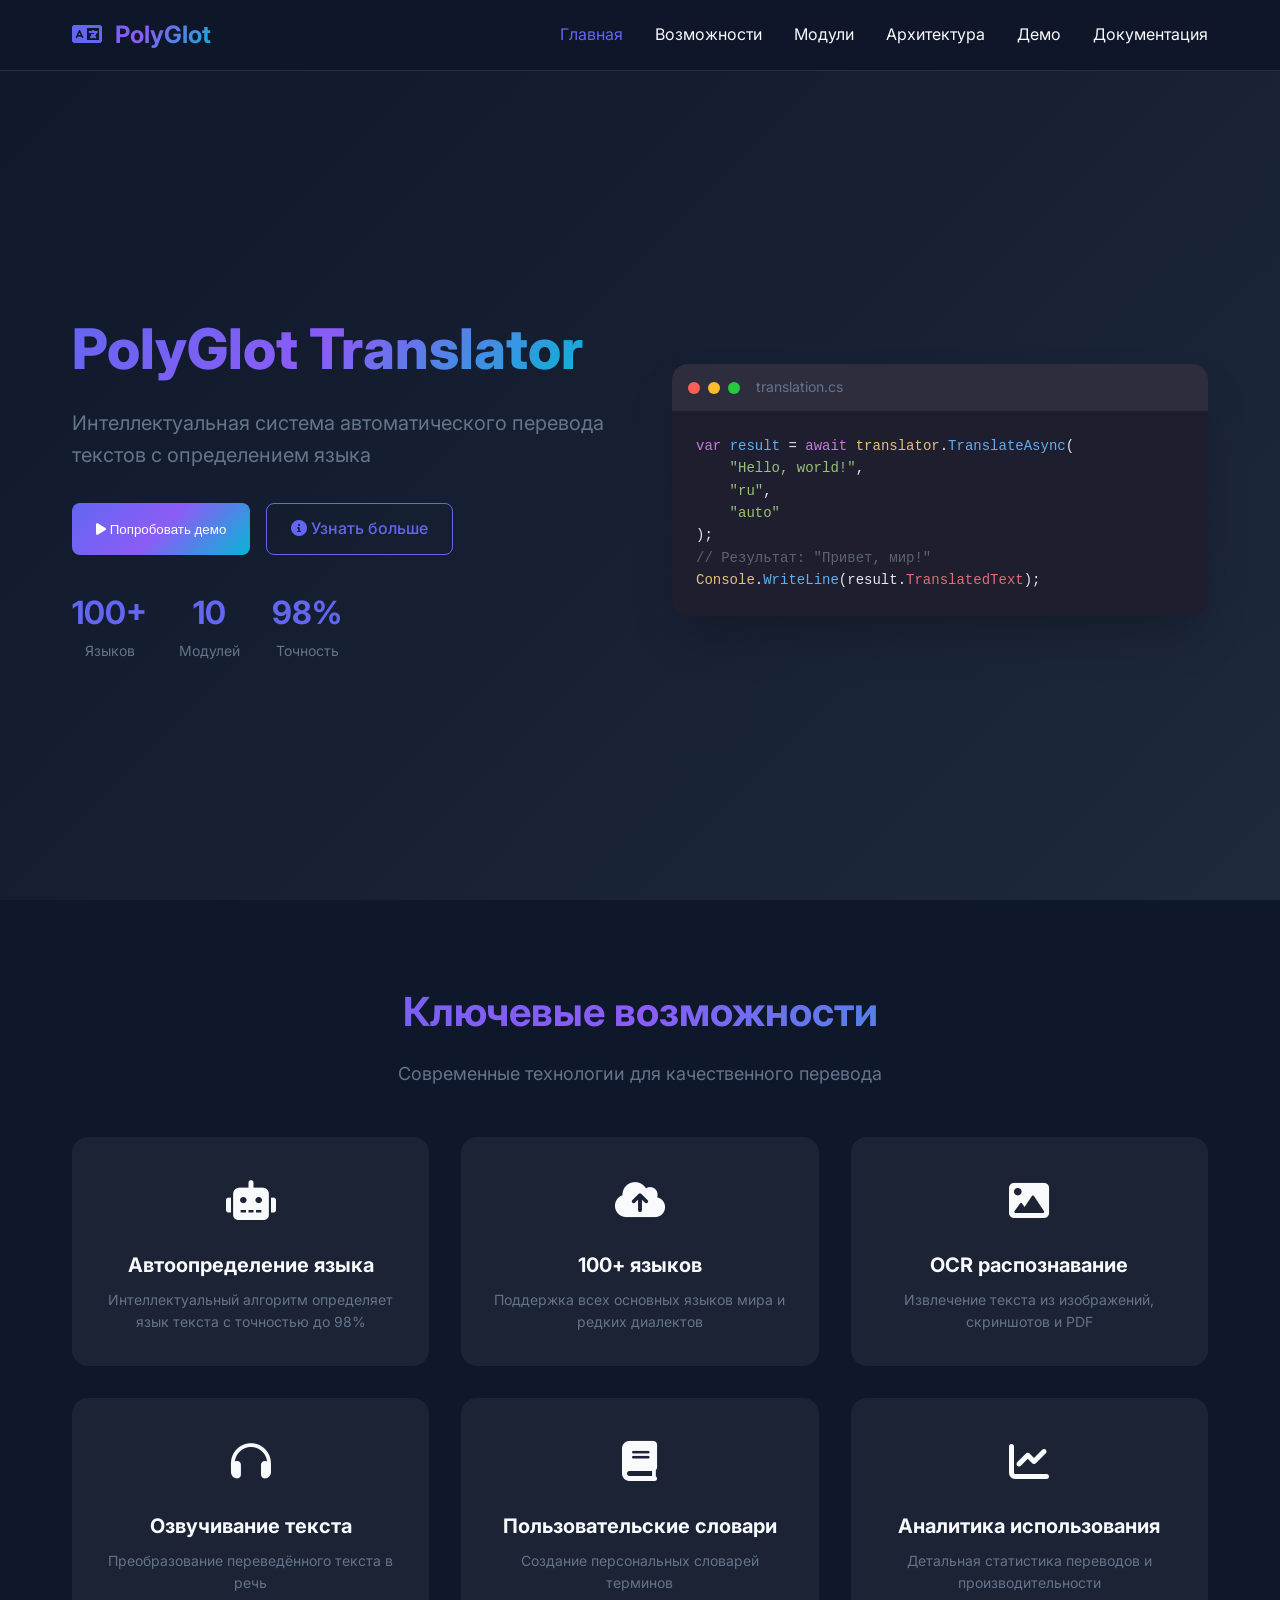
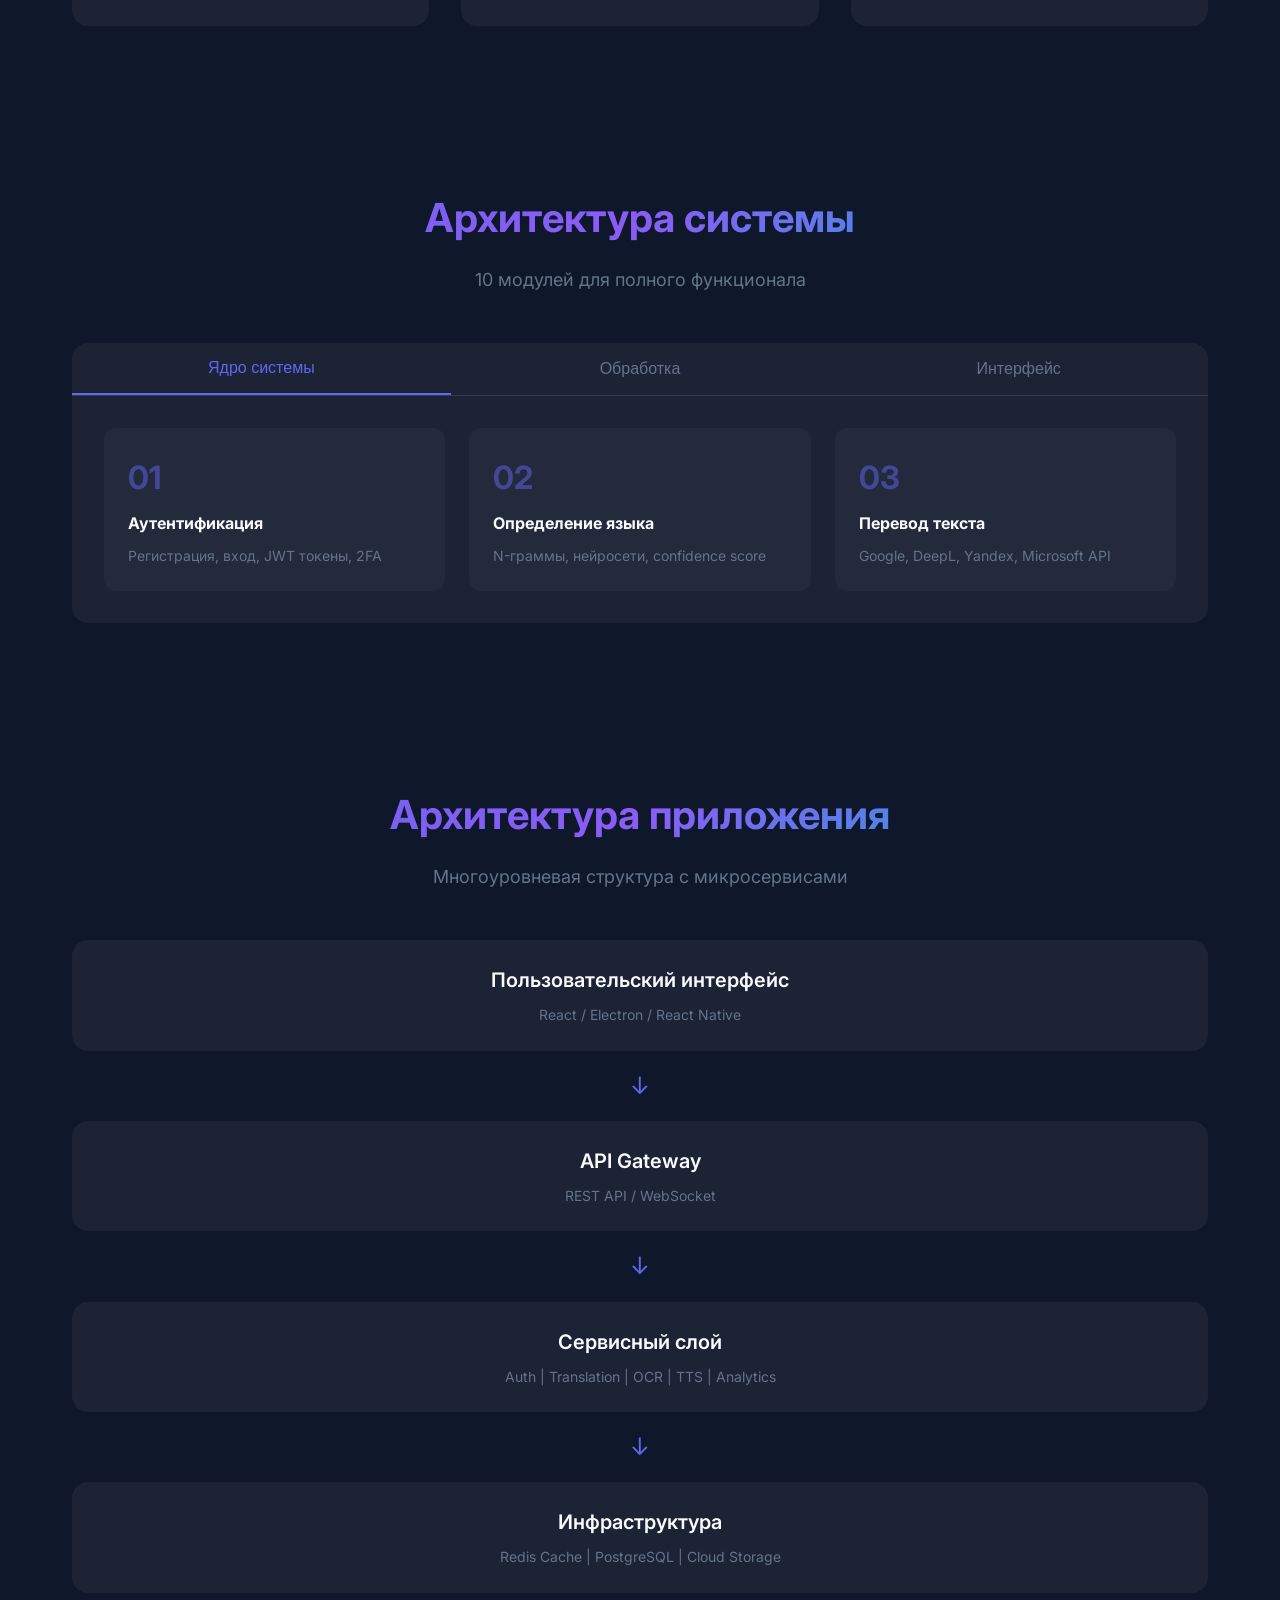
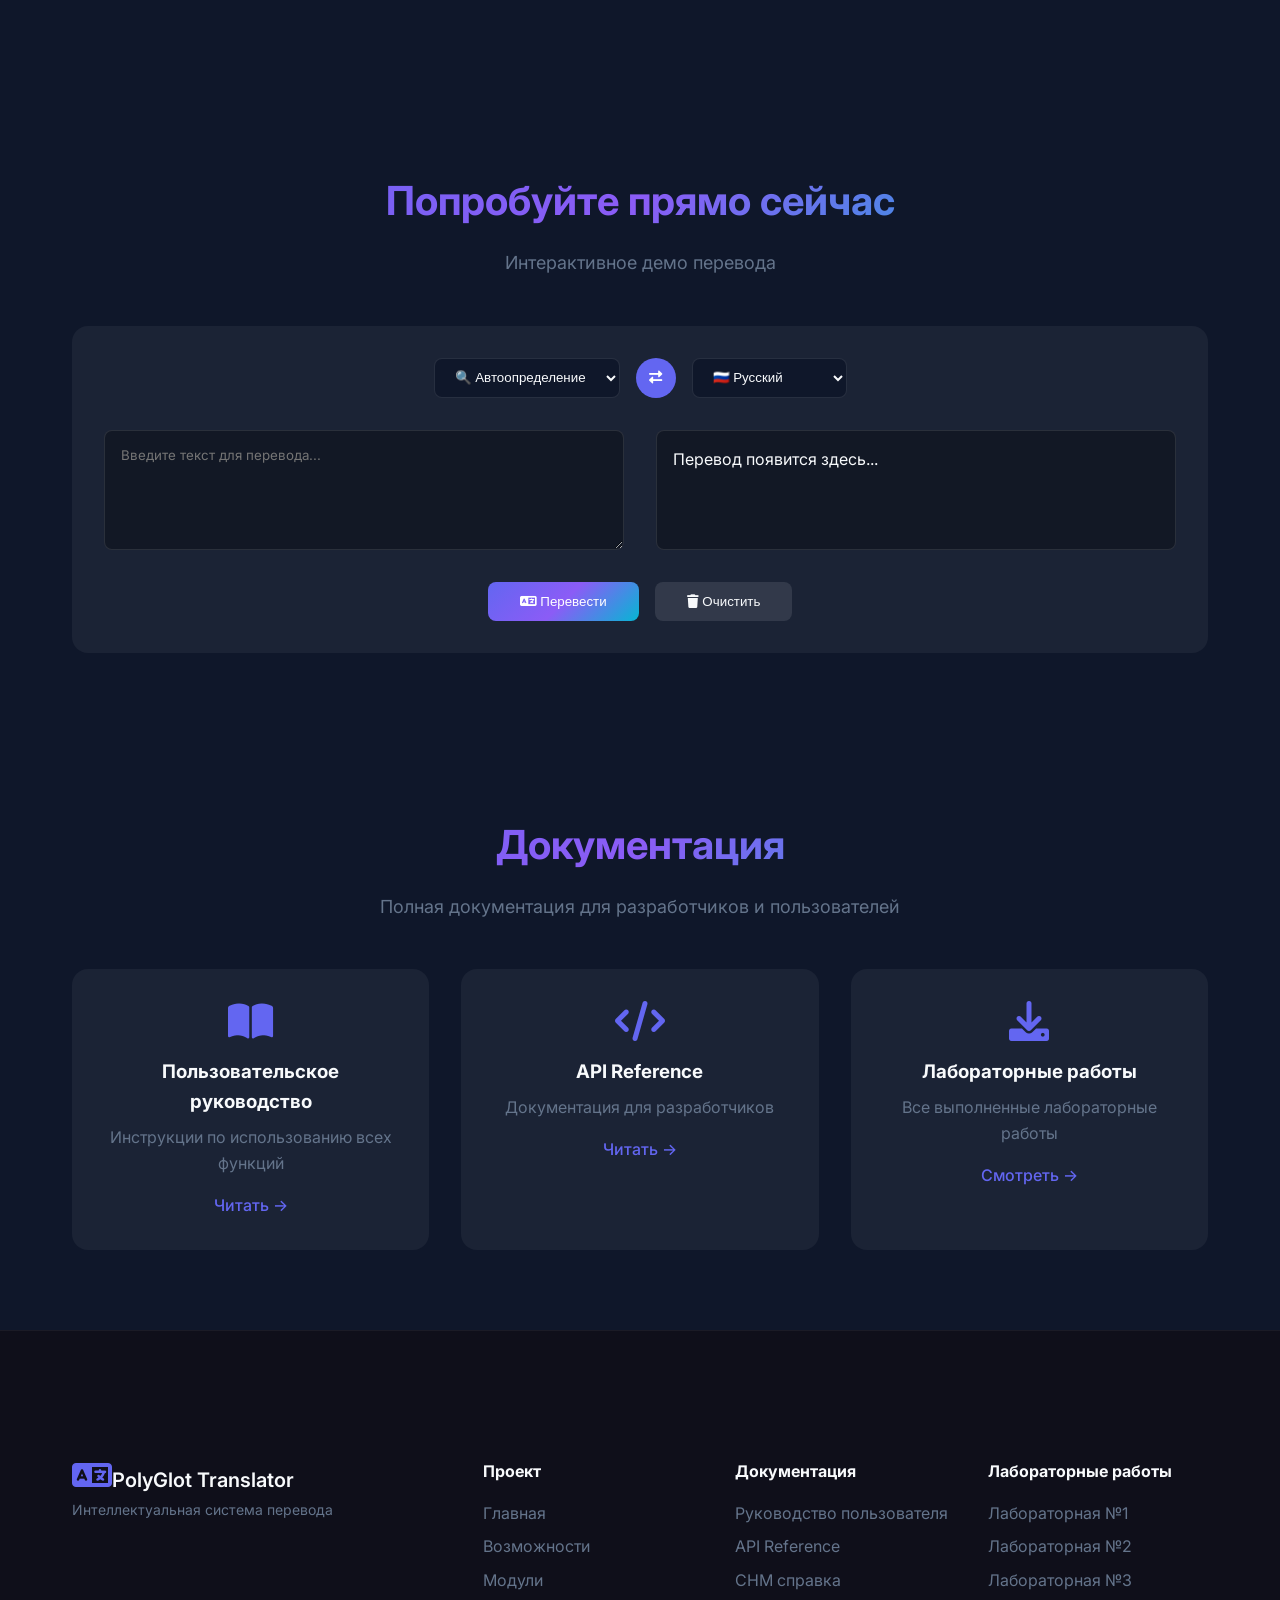
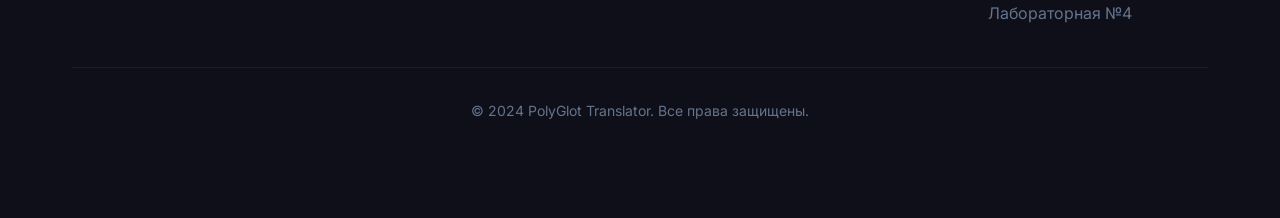
<file: index.html>
<!DOCTYPE html>
<html lang="ru">
<head>
    <meta charset="UTF-8">
    <meta name="viewport" content="width=device-width, initial-scale=1.0">
    <title>PolyGlot Translator - Интеллектуальная система перевода</title>
    <link rel="stylesheet" href="assets/css/style.css">
    <link href="https://fonts.googleapis.com/css2?family=Inter:wght@300;400;500;600;700;800&display=swap" rel="stylesheet">
    <link rel="stylesheet" href="https://cdnjs.cloudflare.com/ajax/libs/font-awesome/6.0.0/css/all.min.css">
</head>
<body>
    <nav class="navbar">
        <div class="nav-container">
            <div class="logo">
                <i class="fas fa-language"></i>
                <span>PolyGlot</span>
            </div>
            <ul class="nav-menu">
                <li><a href="#home" class="nav-link active">Главная</a></li>
                <li><a href="#features" class="nav-link">Возможности</a></li>
                <li><a href="#modules" class="nav-link">Модули</a></li>
                <li><a href="#architecture" class="nav-link">Архитектура</a></li>
                <li><a href="#demo" class="nav-link">Демо</a></li>
                <li><a href="#docs" class="nav-link">Документация</a></li>
            </ul>
            <div class="hamburger">
                <span></span>
                <span></span>
                <span></span>
            </div>
        </div>
    </nav>

    <section id="home" class="hero">
        <div class="hero-container">
            <div class="hero-content">
                <h1 class="hero-title">
                    <span class="gradient-text">PolyGlot Translator</span>
                </h1>
                <p class="hero-subtitle">Интеллектуальная система автоматического перевода текстов с определением языка</p>
                <div class="hero-buttons">
                    <button class="btn btn-primary" onclick="showDemo()">
                        <i class="fas fa-play"></i> Попробовать демо
                    </button>
                    <a href="#modules" class="btn btn-secondary">
                        <i class="fas fa-info-circle"></i> Узнать больше
                    </a>
                </div>
                <div class="hero-stats">
                    <div class="stat">
                        <span class="stat-number">100+</span>
                        <span class="stat-label">Языков</span>
                    </div>
                    <div class="stat">
                        <span class="stat-number">10</span>
                        <span class="stat-label">Модулей</span>
                    </div>
                    <div class="stat">
                        <span class="stat-number">98%</span>
                        <span class="stat-label">Точность</span>
                    </div>
                </div>
            </div>
            <div class="hero-image">
                <div class="code-window">
                    <div class="code-header">
                        <span class="dot red"></span>
                        <span class="dot yellow"></span>
                        <span class="dot green"></span>
                        <span class="code-title">translation.cs</span>
                    </div>
                    <div class="code-content">
                        <pre><code><span class="keyword">var</span> <span class="function">result</span> = <span class="keyword">await</span> <span class="class">translator</span>.<span class="method">TranslateAsync</span>(
    <span class="string">"Hello, world!"</span>, 
    <span class="string">"ru"</span>, 
    <span class="string">"auto"</span>
);
<span class="comment">// Результат: "Привет, мир!"</span>
<span class="class">Console</span>.<span class="method">WriteLine</span>(result.<span class="property">TranslatedText</span>);</code></pre>
                    </div>
                </div>
            </div>
        </div>
    </section>

    <section id="features" class="features">
        <div class="container">
            <div class="section-header">
                <h2>Ключевые возможности</h2>
                <p>Современные технологии для качественного перевода</p>
            </div>
            <div class="features-grid">
                <div class="feature-card">
                    <div class="feature-icon"><i class="fas fa-robot"></i></div>
                    <h3>Автоопределение языка</h3>
                    <p>Интеллектуальный алгоритм определяет язык текста с точностью до 98%</p>
                </div>
                <div class="feature-card">
                    <div class="feature-icon"><i class="fas fa-cloud-upload-alt"></i></div>
                    <h3>100+ языков</h3>
                    <p>Поддержка всех основных языков мира и редких диалектов</p>
                </div>
                <div class="feature-card">
                    <div class="feature-icon"><i class="fas fa-image"></i></div>
                    <h3>OCR распознавание</h3>
                    <p>Извлечение текста из изображений, скриншотов и PDF</p>
                </div>
                <div class="feature-card">
                    <div class="feature-icon"><i class="fas fa-headphones"></i></div>
                    <h3>Озвучивание текста</h3>
                    <p>Преобразование переведённого текста в речь</p>
                </div>
                <div class="feature-card">
                    <div class="feature-icon"><i class="fas fa-book"></i></div>
                    <h3>Пользовательские словари</h3>
                    <p>Создание персональных словарей терминов</p>
                </div>
                <div class="feature-card">
                    <div class="feature-icon"><i class="fas fa-chart-line"></i></div>
                    <h3>Аналитика использования</h3>
                    <p>Детальная статистика переводов и производительности</p>
                </div>
            </div>
        </div>
    </section>

    <section id="modules" class="modules">
        <div class="container">
            <div class="section-header">
                <h2>Архитектура системы</h2>
                <p>10 модулей для полного функционала</p>
            </div>
            <div class="modules-tabs">
                <div class="tabs-header">
                    <button class="tab-btn active" data-tab="core">Ядро системы</button>
                    <button class="tab-btn" data-tab="processing">Обработка</button>
                    <button class="tab-btn" data-tab="ui">Интерфейс</button>
                </div>
                <div class="tabs-content">
                    <div class="tab-pane active" id="core">
                        <div class="modules-grid">
                            <div class="module-item"><span class="module-num">01</span><h4>Аутентификация</h4><p>Регистрация, вход, JWT токены, 2FA</p></div>
                            <div class="module-item"><span class="module-num">02</span><h4>Определение языка</h4><p>N-граммы, нейросети, confidence score</p></div>
                            <div class="module-item"><span class="module-num">03</span><h4>Перевод текста</h4><p>Google, DeepL, Yandex, Microsoft API</p></div>
                        </div>
                    </div>
                    <div class="tab-pane" id="processing">
                        <div class="modules-grid">
                            <div class="module-item"><span class="module-num">04</span><h4>Кэширование</h4><p>Redis, LRU, TTL управление</p></div>
                            <div class="module-item"><span class="module-num">05</span><h4>Пользовательские словари</h4><p>Создание, импорт, экспорт словарей</p></div>
                            <div class="module-item"><span class="module-num">06</span><h4>OCR распознавание</h4><p>Tesseract, предобработка изображений</p></div>
                            <div class="module-item"><span class="module-num">09</span><h4>Синхронизация</h4><p>Кросс-платформенная синхронизация, бэкапы</p></div>
                        </div>
                    </div>
                    <div class="tab-pane" id="ui">
                        <div class="modules-grid">
                            <div class="module-item"><span class="module-num">07</span><h4>Text-to-Speech</h4><p>Azure TTS, Google TTS, Amazon Polly</p></div>
                            <div class="module-item"><span class="module-num">08</span><h4>Аналитика</h4><p>Метрики, отчёты, дашборды</p></div>
                            <div class="module-item"><span class="module-num">10</span><h4>Пользовательский интерфейс</h4><p>React, адаптивный дизайн, тёмная тема</p></div>
                        </div>
                    </div>
                </div>
            </div>
        </div>
    </section>

    <section id="architecture" class="architecture">
        <div class="container">
            <div class="section-header">
                <h2>Архитектура приложения</h2>
                <p>Многоуровневая структура с микросервисами</p>
            </div>
            <div class="arch-diagram">
                <div class="arch-layer layer-1"><span>Пользовательский интерфейс</span><div class="layer-sub">React / Electron / React Native</div></div>
                <div class="arch-arrow">↓</div>
                <div class="arch-layer layer-2"><span>API Gateway</span><div class="layer-sub">REST API / WebSocket</div></div>
                <div class="arch-arrow">↓</div>
                <div class="arch-layer layer-3"><span>Сервисный слой</span><div class="layer-sub">Auth | Translation | OCR | TTS | Analytics</div></div>
                <div class="arch-arrow">↓</div>
                <div class="arch-layer layer-4"><span>Инфраструктура</span><div class="layer-sub">Redis Cache | PostgreSQL | Cloud Storage</div></div>
            </div>
        </div>
    </section>

    <section id="demo" class="demo">
        <div class="container">
            <div class="section-header">
                <h2>Попробуйте прямо сейчас</h2>
                <p>Интерактивное демо перевода</p>
            </div>
            <div class="demo-container">
                <div class="demo-header">
                    <select id="sourceLang" class="lang-select">
                        <option value="auto">🔍 Автоопределение</option>
                        <option value="en">🇬🇧 Английский</option>
                        <option value="ru">🇷🇺 Русский</option>
                        <option value="fr">🇫🇷 Французский</option>
                        <option value="de">🇩🇪 Немецкий</option>
                        <option value="es">🇪🇸 Испанский</option>
                    </select>
                    <button class="swap-btn" onclick="swapLanguages()"><i class="fas fa-exchange-alt"></i></button>
                    <select id="targetLang" class="lang-select">
                        <option value="ru">🇷🇺 Русский</option>
                        <option value="en">🇬🇧 Английский</option>
                        <option value="fr">🇫🇷 Французский</option>
                        <option value="de">🇩🇪 Немецкий</option>
                        <option value="es">🇪🇸 Испанский</option>
                    </select>
                </div>
                <div class="demo-content">
                    <textarea id="sourceText" placeholder="Введите текст для перевода..." rows="5"></textarea>
                    <div class="demo-result" id="translatedText">Перевод появится здесь...</div>
                </div>
                <div class="demo-footer">
                    <button onclick="translateDemo()" class="btn-translate"><i class="fas fa-language"></i> Перевести</button>
                    <button onclick="clearDemo()" class="btn-clear"><i class="fas fa-trash"></i> Очистить</button>
                </div>
            </div>
        </div>
    </section>

    <section id="docs" class="docs">
        <div class="container">
            <div class="section-header">
                <h2>Документация</h2>
                <p>Полная документация для разработчиков и пользователей</p>
            </div>
            <div class="docs-grid">
                <div class="doc-card"><i class="fas fa-book-open"></i><h3>Пользовательское руководство</h3><p>Инструкции по использованию всех функций</p><a href="docs/lab1/" class="doc-link">Читать →</a></div>
                <div class="doc-card"><i class="fas fa-code"></i><h3>API Reference</h3><p>Документация для разработчиков</p><a href="docs/lab2/" class="doc-link">Читать →</a></div>
                <div class="doc-card"><i class="fas fa-download"></i><h3>Лабораторные работы</h3><p>Все выполненные лабораторные работы</p><a href="docs/" class="doc-link">Смотреть →</a></div>
            </div>
        </div>
    </section>

    <footer class="footer">
        <div class="container">
            <div class="footer-content">
                <div class="footer-logo"><i class="fas fa-language"></i><span>PolyGlot Translator</span><p>Интеллектуальная система перевода</p></div>
                <div class="footer-links">
                    <div class="footer-column"><h4>Проект</h4><ul><li><a href="#home">Главная</a></li><li><a href="#features">Возможности</a></li><li><a href="#modules">Модули</a></li></ul></div>
                    <div class="footer-column"><h4>Документация</h4><ul><li><a href="#">Руководство пользователя</a></li><li><a href="#">API Reference</a></li><li><a href="#">CHM справка</a></li></ul></div>
                    <div class="footer-column"><h4>Лабораторные работы</h4><ul><li><a href="docs/lab1/">Лабораторная №1</a></li><li><a href="docs/lab2/">Лабораторная №2</a></li><li><a href="docs/lab3/">Лабораторная №3</a></li><li><a href="docs/lab4/">Лабораторная №4</a></li></ul></div>
                </div>
            </div>
            <div class="footer-bottom"><p>&copy; 2024 PolyGlot Translator. Все права защищены.</p></div>
        </div>
    </footer>

    <script src="assets/js/main.js"></script>
</body>
</html>
</file>
<file: assets/css/style.css>
* {
    margin: 0;
    padding: 0;
    box-sizing: border-box;
}

:root {
    --primary: #6366f1;
    --primary-dark: #4f46e5;
    --secondary: #8b5cf6;
    --accent: #06b6d4;
    --dark: #0f172a;
    --light: #f8fafc;
    --gray: #64748b;
    --success: #10b981;
    --gradient: linear-gradient(135deg, #6366f1 0%, #8b5cf6 50%, #06b6d4 100%);
}

body {
    font-family: 'Inter', sans-serif;
    background-color: var(--dark);
    color: var(--light);
    line-height: 1.6;
    overflow-x: hidden;
}

.navbar {
    position: fixed;
    top: 0;
    width: 100%;
    background: rgba(15, 23, 42, 0.95);
    backdrop-filter: blur(10px);
    z-index: 1000;
    border-bottom: 1px solid rgba(255,255,255,0.1);
}

.nav-container {
    max-width: 1200px;
    margin: 0 auto;
    padding: 1rem 2rem;
    display: flex;
    justify-content: space-between;
    align-items: center;
}

.logo {
    font-size: 1.5rem;
    font-weight: 700;
    background: var(--gradient);
    -webkit-background-clip: text;
    background-clip: text;
    color: transparent;
}

.logo i {
    background: none;
    color: var(--primary);
    margin-right: 0.5rem;
}

.nav-menu {
    display: flex;
    gap: 2rem;
    list-style: none;
}

.nav-link {
    color: var(--light);
    text-decoration: none;
    transition: color 0.3s;
}

.nav-link:hover, .nav-link.active {
    color: var(--primary);
}

.hamburger {
    display: none;
    flex-direction: column;
    cursor: pointer;
}

.hamburger span {
    width: 25px;
    height: 3px;
    background: var(--light);
    margin: 3px 0;
    transition: 0.3s;
}

.hero {
    min-height: 100vh;
    display: flex;
    align-items: center;
    background: linear-gradient(135deg, var(--dark) 0%, #1e293b 100%);
    padding-top: 80px;
}

.hero-container {
    max-width: 1200px;
    margin: 0 auto;
    padding: 2rem;
    display: grid;
    grid-template-columns: 1fr 1fr;
    gap: 4rem;
    align-items: center;
}

.hero-title {
    font-size: 3.5rem;
    font-weight: 800;
    line-height: 1.2;
    margin-bottom: 1.5rem;
}

.gradient-text {
    background: var(--gradient);
    -webkit-background-clip: text;
    background-clip: text;
    color: transparent;
}

.hero-subtitle {
    font-size: 1.25rem;
    color: var(--gray);
    margin-bottom: 2rem;
}

.hero-buttons {
    display: flex;
    gap: 1rem;
    margin-bottom: 2rem;
}

.btn {
    padding: 0.75rem 1.5rem;
    border-radius: 0.5rem;
    font-weight: 500;
    text-decoration: none;
    transition: all 0.3s;
    cursor: pointer;
    border: none;
}

.btn-primary {
    background: var(--gradient);
    color: white;
}

.btn-primary:hover {
    transform: translateY(-2px);
    box-shadow: 0 10px 20px rgba(99,102,241,0.3);
}

.btn-secondary {
    background: transparent;
    border: 1px solid var(--primary);
    color: var(--primary);
}

.btn-secondary:hover {
    background: var(--primary);
    color: white;
}

.hero-stats {
    display: flex;
    gap: 2rem;
}

.stat {
    text-align: center;
}

.stat-number {
    font-size: 2rem;
    font-weight: 700;
    color: var(--primary);
    display: block;
}

.stat-label {
    font-size: 0.875rem;
    color: var(--gray);
}

.code-window {
    background: #1e1e2e;
    border-radius: 1rem;
    overflow: hidden;
    box-shadow: 0 25px 50px -12px rgba(0,0,0,0.25);
}

.code-header {
    background: #2d2d3d;
    padding: 0.75rem 1rem;
    display: flex;
    align-items: center;
    gap: 0.5rem;
}

.dot {
    width: 12px;
    height: 12px;
    border-radius: 50%;
}

.dot.red { background: #ff5f56; }
.dot.yellow { background: #ffbd2e; }
.dot.green { background: #27c93f; }

.code-title {
    margin-left: 0.5rem;
    color: var(--gray);
    font-size: 0.875rem;
}

.code-content {
    padding: 1.5rem;
}

.code-content pre {
    margin: 0;
    font-family: 'Courier New', monospace;
    font-size: 0.875rem;
    color: #e2e8f0;
}

.keyword { color: #c678dd; }
.function { color: #61afef; }
.string { color: #98c379; }
.comment { color: #5c6370; }
.class { color: #e5c07b; }
.method { color: #61afef; }
.property { color: #e06c75; }

.container {
    max-width: 1200px;
    margin: 0 auto;
    padding: 5rem 2rem;
}

.section-header {
    text-align: center;
    margin-bottom: 3rem;
}

.section-header h2 {
    font-size: 2.5rem;
    margin-bottom: 1rem;
    background: var(--gradient);
    -webkit-background-clip: text;
    background-clip: text;
    color: transparent;
}

.section-header p {
    color: var(--gray);
    font-size: 1.125rem;
}

.features-grid {
    display: grid;
    grid-template-columns: repeat(auto-fit, minmax(300px, 1fr));
    gap: 2rem;
}

.feature-card {
    background: rgba(255,255,255,0.05);
    border-radius: 1rem;
    padding: 2rem;
    transition: all 0.3s;
    text-align: center;
}

.feature-card:hover {
    transform: translateY(-5px);
    background: rgba(255,255,255,0.08);
}

.feature-icon {
    font-size: 2.5rem;
    margin-bottom: 1rem;
}

.feature-card h3 {
    font-size: 1.25rem;
    margin-bottom: 0.5rem;
}

.feature-card p {
    color: var(--gray);
    font-size: 0.875rem;
}

.modules-tabs {
    background: rgba(255,255,255,0.05);
    border-radius: 1rem;
    overflow: hidden;
}

.tabs-header {
    display: flex;
    border-bottom: 1px solid rgba(255,255,255,0.1);
}

.tab-btn {
    flex: 1;
    padding: 1rem;
    background: none;
    border: none;
    color: var(--gray);
    cursor: pointer;
    transition: all 0.3s;
    font-size: 1rem;
}

.tab-btn.active {
    color: var(--primary);
    border-bottom: 2px solid var(--primary);
}

.tab-pane {
    display: none;
    padding: 2rem;
}

.tab-pane.active {
    display: block;
}

.modules-grid {
    display: grid;
    grid-template-columns: repeat(auto-fit, minmax(250px, 1fr));
    gap: 1.5rem;
}

.module-item {
    background: rgba(255,255,255,0.03);
    border-radius: 0.75rem;
    padding: 1.5rem;
}

.module-num {
    font-size: 2rem;
    font-weight: 700;
    color: var(--primary);
    opacity: 0.5;
    display: block;
    margin-bottom: 0.5rem;
}

.module-item h4 {
    margin-bottom: 0.5rem;
}

.module-item p {
    color: var(--gray);
    font-size: 0.875rem;
}

.arch-diagram {
    text-align: center;
}

.arch-layer {
    background: rgba(255,255,255,0.05);
    border-radius: 1rem;
    padding: 1.5rem;
    margin: 1rem 0;
}

.arch-layer span {
    font-size: 1.25rem;
    font-weight: 600;
}

.layer-sub {
    font-size: 0.875rem;
    color: var(--gray);
    margin-top: 0.5rem;
}

.arch-arrow {
    font-size: 1.5rem;
    color: var(--primary);
}

.demo-container {
    background: rgba(255,255,255,0.05);
    border-radius: 1rem;
    padding: 2rem;
}

.demo-header {
    display: flex;
    gap: 1rem;
    justify-content: center;
    margin-bottom: 2rem;
}

.lang-select {
    background: var(--dark);
    border: 1px solid rgba(255,255,255,0.1);
    color: var(--light);
    padding: 0.5rem 1rem;
    border-radius: 0.5rem;
    cursor: pointer;
}

.swap-btn {
    background: var(--primary);
    border: none;
    color: white;
    width: 40px;
    height: 40px;
    border-radius: 50%;
    cursor: pointer;
    transition: all 0.3s;
}

.swap-btn:hover {
    transform: rotate(180deg);
}

.demo-content {
    display: grid;
    grid-template-columns: 1fr 1fr;
    gap: 2rem;
    margin-bottom: 2rem;
}

#sourceText {
    background: rgba(0,0,0,0.3);
    border: 1px solid rgba(255,255,255,0.1);
    border-radius: 0.5rem;
    padding: 1rem;
    color: var(--light);
    font-family: inherit;
    resize: vertical;
}

.demo-result {
    background: rgba(0,0,0,0.3);
    border: 1px solid rgba(255,255,255,0.1);
    border-radius: 0.5rem;
    padding: 1rem;
    min-height: 120px;
}

.demo-footer {
    display: flex;
    gap: 1rem;
    justify-content: center;
}

.btn-translate, .btn-clear {
    padding: 0.75rem 2rem;
    border-radius: 0.5rem;
    border: none;
    cursor: pointer;
    font-weight: 500;
    transition: all 0.3s;
}

.btn-translate {
    background: var(--gradient);
    color: white;
}

.btn-clear {
    background: rgba(255,255,255,0.1);
    color: var(--light);
}

.docs-grid {
    display: grid;
    grid-template-columns: repeat(auto-fit, minmax(280px, 1fr));
    gap: 2rem;
}

.doc-card {
    background: rgba(255,255,255,0.05);
    border-radius: 1rem;
    padding: 2rem;
    text-align: center;
    transition: all 0.3s;
}

.doc-card:hover {
    transform: translateY(-5px);
    background: rgba(255,255,255,0.08);
}

.doc-card i {
    font-size: 2.5rem;
    color: var(--primary);
    margin-bottom: 1rem;
}

.doc-card h3 {
    margin-bottom: 0.5rem;
}

.doc-card p {
    color: var(--gray);
    margin-bottom: 1rem;
}

.doc-link {
    color: var(--primary);
    text-decoration: none;
    font-weight: 500;
}

.footer {
    background: #0f0f1a;
    border-top: 1px solid rgba(255,255,255,0.05);
    padding: 3rem 0 1rem;
}

.footer-content {
    display: grid;
    grid-template-columns: 1fr 2fr;
    gap: 3rem;
    margin-bottom: 2rem;
}

.footer-logo i {
    font-size: 2rem;
    color: var(--primary);
    margin-bottom: 0.5rem;
}

.footer-logo span {
    font-size: 1.25rem;
    font-weight: 600;
}

.footer-logo p {
    color: var(--gray);
    font-size: 0.875rem;
}

.footer-links {
    display: grid;
    grid-template-columns: repeat(3, 1fr);
    gap: 2rem;
}

.footer-column h4 {
    margin-bottom: 1rem;
}

.footer-column ul {
    list-style: none;
}

.footer-column ul li {
    margin-bottom: 0.5rem;
}

.footer-column a {
    color: var(--gray);
    text-decoration: none;
    transition: color 0.3s;
}

.footer-column a:hover {
    color: var(--primary);
}

.footer-bottom {
    text-align: center;
    padding-top: 2rem;
    border-top: 1px solid rgba(255,255,255,0.05);
    color: var(--gray);
    font-size: 0.875rem;
}

@media (max-width: 768px) {
    .hamburger {
        display: flex;
    }
    
    .nav-menu {
        position: fixed;
        left: -100%;
        top: 70px;
        flex-direction: column;
        background: var(--dark);
        width: 100%;
        text-align: center;
        transition: 0.3s;
        padding: 2rem;
    }
    
    .nav-menu.active {
        left: 0;
    }
    
    .hero-container {
        grid-template-columns: 1fr;
        text-align: center;
    }
    
    .hero-stats {
        justify-content: center;
    }
    
    .hero-buttons {
        justify-content: center;
    }
    
    .demo-content {
        grid-template-columns: 1fr;
    }
    
    .footer-content {
        grid-template-columns: 1fr;
    }
    
    .footer-links {
        grid-template-columns: 1fr;
    }
}
</file>
